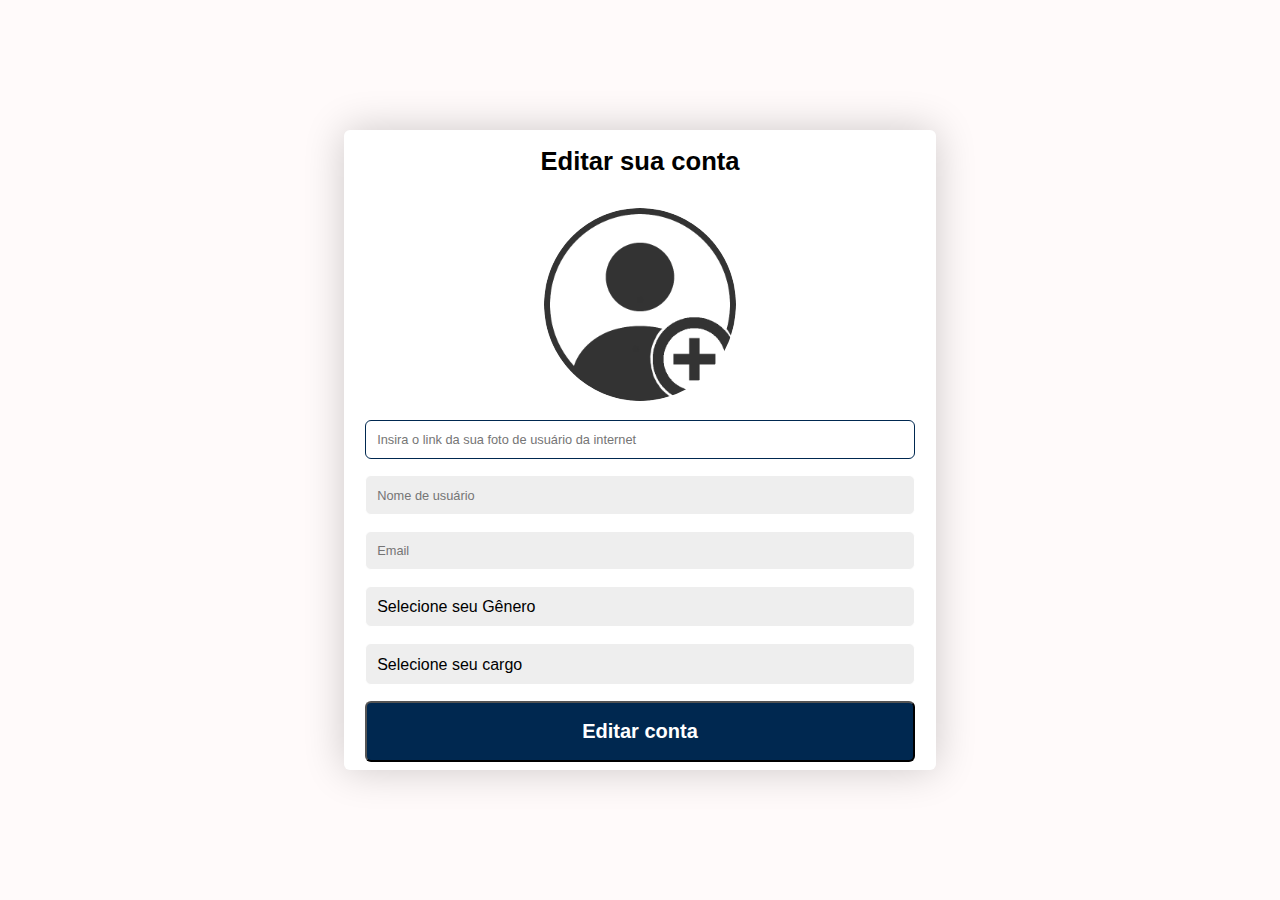
<file: editar perfil/editar_perfil.html>
<!DOCTYPE html>
<html lang="en">
<head>
    <meta charset="UTF-8">
    <meta name="viewport" content="width=device-width, initial-scale=1.0">
    <link rel="stylesheet" href="./style.css">
    <link rel="shortcut icon" href="favicon.ico" type="image/x-icon">
    <title>Editar perfil</title>
    <link rel="website icon" type="png" href="../assets/propaganda.png">
</head>
<body>
    <div class="caixa">
        <form action="/signup" method="post" class="form" id="cadastro">
            <div>
                <h1 class="caixa_titulo">Editar sua conta</h1>
            </div>
            <div>
                <img src="../assets/add image.png.png" alt="" class="imagem"> 
            </div>
            <div class="caixa_grupo_input">
                <input type="text" class = "caixa_input" id="link_profile_picture" autofocus placeholder="Insira o link da sua foto de usuário da internet">
            </div>
            <div class="caixa_grupo_input">
                <input type="text" class="caixa_input" id="username" autofocus placeholder="Nome de usuário" required>
            </div>
            <div class="caixa_grupo_input">
                <input type="text" class="caixa_input" id="email" autofocus placeholder="Email" required>
            </div>
            <div class="custom-select">
                <select autofocus required id="gender">
                    <option value="Selecione seu Gênero">Selecione seu Gênero</option>
                    <option value="Homem">Homem</option>
                    <option value="Mulher">Mulher</option>
                    <option value="Prefiro não dizer">Prefiro não declarar</option>
                </select>
            </div>
            <div class="custom-select">
                <select autofocus required id="jobTitle">
                    <option value="Selecione seu jobTitle">Selecione seu cargo</option>
                    <option value="Presidente">Presidente</option>
                    <option value="Vice-presidente">Vice-presidente</option>
                    <option value="Gerente">Gerente</option>
                    <option value="Diretor">Diretor</option>
                    <option value="Funcionário">Funcionário</option>
                    <option value="Estagiário">Estagiário</option>
                </select>
            </div>
            <button class="caixa_botao" type="button" id="botao_editar_cadastro">Editar conta</button>
        </form>
    </div>
    <script src="./script.js"></script>
</body>
</html>
</file>
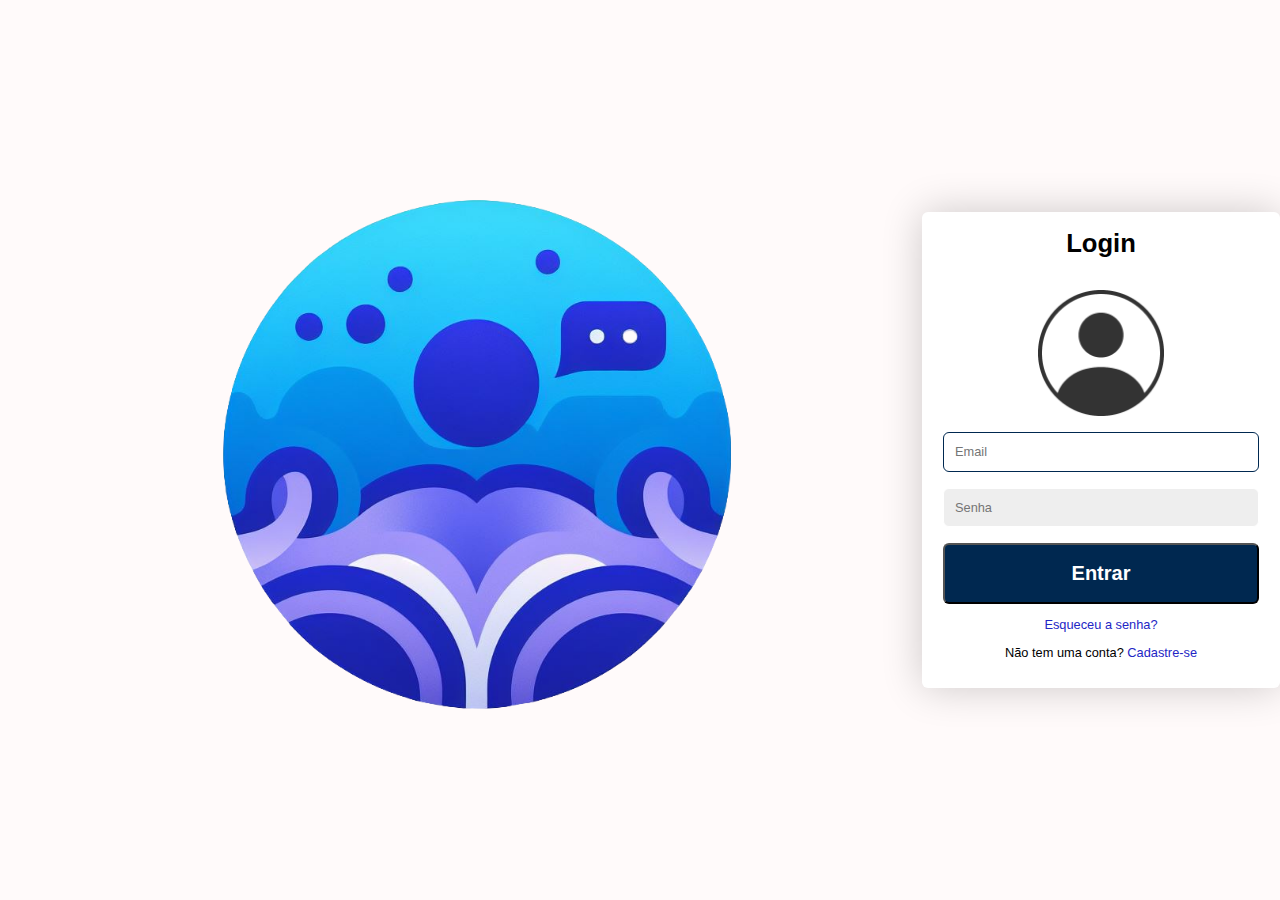
<file: home/página de login.html>
<!DOCTYPE html>
<html lang="en">
<head>
    <meta charset="UTF-8">
    <meta name="viewport" content="width=device-width, initial-scale=1.0">
    <title>Página de login</title>
    <link rel="website icon" type="png" href="../assets/propaganda.png">
    <link rel="stylesheet" href="./style.css">
    <link rel="shortcut icon" href="favicon.ico" type="image/x-icon">
</head>
<body>
    <img src="../assets/propaganda.png" alt="iphone" class="imagem">
    <div class="caixa">
        <form action="" class="form">
            <h1 class="caixa_titulo">Login</h1>
            <img src="../assets/image login.png" alt="Imagem de username" class="image">
            <div class="caixa_mensagem caixa_mensagem_erro" id="mensagem_erro" style="display: none;" >
                Email e/ou senha incorretos. Tente novamente
            </div>
            <div class="caixa_grupo_input">
                <input type="email" class="caixa_input" id="email"  autofocus placeholder="Email">
            </div>
            <div class="caixa_grupo_input">
                <input type="password" class="caixa_input" id="senha" autofocus placeholder="Senha">
            </div>
            <button class="caixa_botao" type = "button" onclick="validarLogin()">Entrar</button>
            <p class="caixa_texto">
                <a href="../tela de recuperação de senha/página de recuperação de senha.html" class="caixa_link">Esqueceu a senha?</a>
            </p>
            <p class="caixa_texto">
                <span>Não tem uma conta?</span>
                <a href="../tela de cadastro/página de cadastro.html"class="caixa_link">Cadastre-se</a>
            </p>
        </form>
    </div>
    <script src="./main login.js"></script>
</body>
</html>
</file>
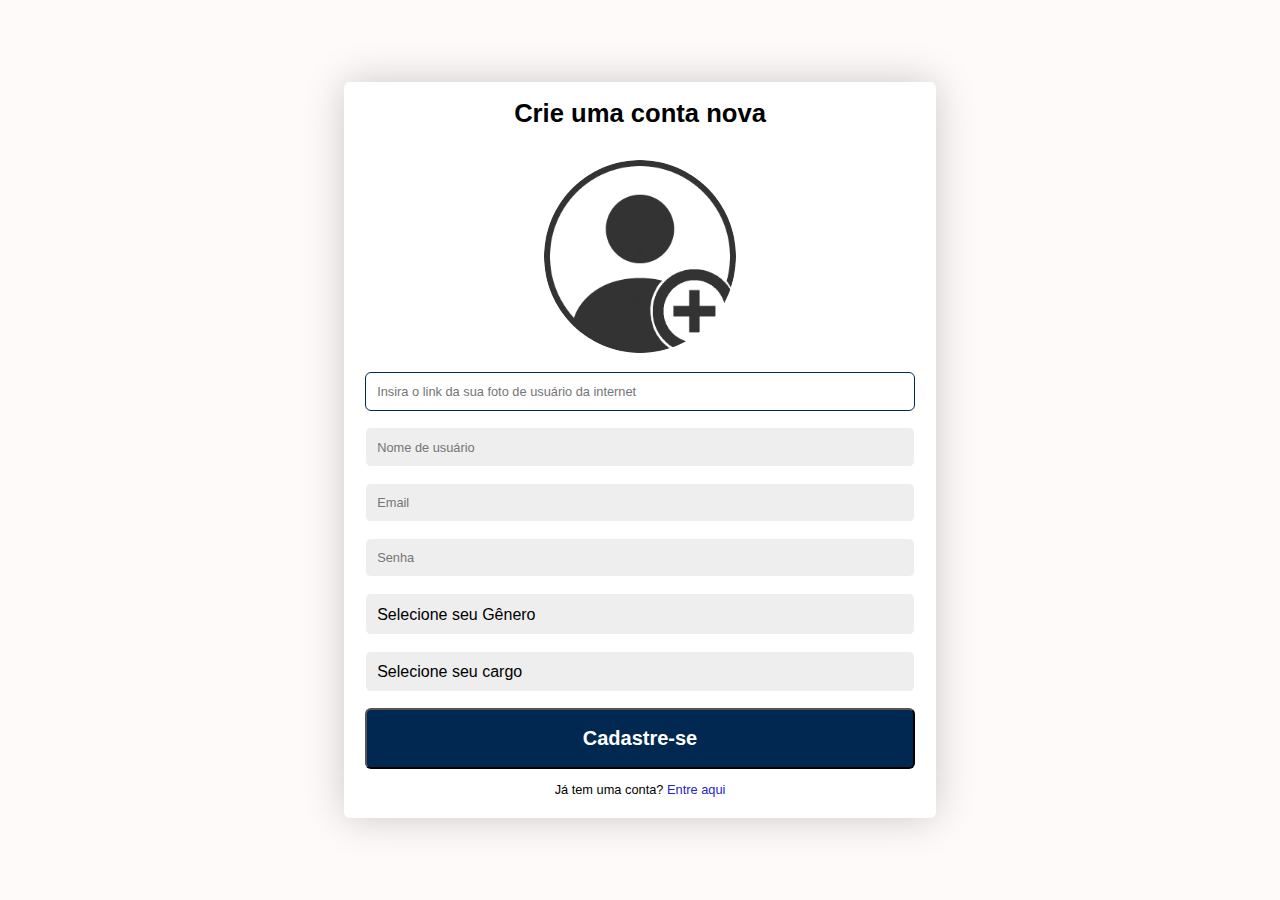
<file: tela de cadastro/página de cadastro.html>
<!DOCTYPE html>
<html lang="en">
<head>
    <meta charset="UTF-8">
    <meta name="viewport" content="width=device-width, initial-scale=1.0">
    <title>Página de cadastro</title>
    <link rel="website icon" type="png" href="../assets/propaganda.png">
    <link rel="stylesheet" href="./style.css">
    <link rel="shortcut icon" href="favicon.ico" type="image/x-icon">
</head>
<body>
    <div class="caixa">
        <form action="/signup" method="post" class="form" id="cadastro">
            <div>
                <h1 class="caixa_titulo">Crie uma conta nova</h1>
            </div>
            <div class="caixa_grupo_input">
                <img src="../assets/add image.png.png" alt="" class="imagem" id = "preview_profile_picture"> 
            </div>
            <div class="caixa_grupo_input">
                <input type="text" class = "caixa_input" id="link_profile_picture" autofocus placeholder="Insira o link da sua foto de usuário da internet">
            </div>
            <div class="caixa_mensagem caixa_mensagem_erro" id="mensagem_erro" style="display: none;" >
                Esse email já está em uso. Tente novamente
            </div>
            <div class="caixa_grupo_input">
                <input type="text" class="caixa_input" id="username" autofocus placeholder="Nome de usuário" required>
            </div>
            <div class="caixa_grupo_input">
                <input type="text" class="caixa_input" id="email" autofocus placeholder="Email" required>
            </div>
            <div class="caixa_grupo_input">
                <input type="password" class="caixa_input" id="password" autofocus placeholder="Senha" required>
            </div>
            <div class="custom-select">
                <select autofocus required id="gender">
                    <option value="Selecione seu Gênero">Selecione seu Gênero</option>
                    <option value="Homem">Homem</option>
                    <option value="Mulher">Mulher</option>
                    <option value="Prefiro não dizer">Prefiro não declarar</option>
                </select>
            </div>
            <div class="custom-select">
                <select autofocus required id="jobTitle">
                    <option value="Selecione seu jobTitle">Selecione seu cargo</option>
                    <option value="Presidente">Presidente</option>
                    <option value="Vice-presidente">Vice-presidente</option>
                    <option value="Gerente">Gerente</option>
                    <option value="Diretor">Diretor</option>
                    <option value="Funcionário">Funcionário</option>
                    <option value="Estagiário">Estagiário</option>
                </select>
            </div>
            <button class="caixa_botao" type="button" id="botao_cadastro">Cadastre-se</button>
            <p class="caixa_texto">
                <span>Já tem uma conta?</span>
                <a class="caixa_link" href="../home/página de login.html" id="linkCreateAccount" >Entre aqui</a>
            </p>
        </form>
    </div>
    <script src="./script.js"></script>
</body>
</html>
</file>
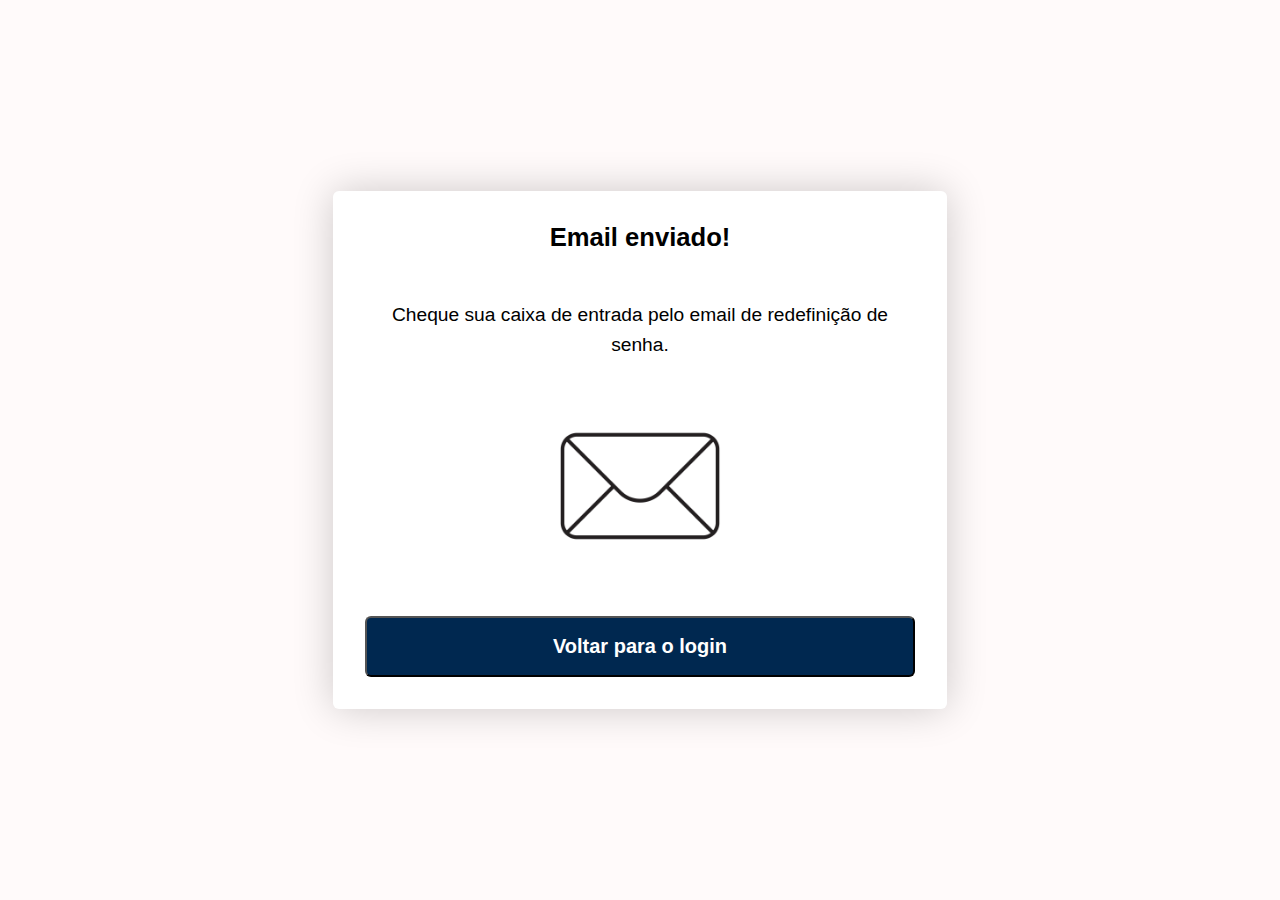
<file: tela de recuperação de senha/email enviado.html>
<!DOCTYPE html>
<html lang="en">
<head>
    <meta charset="UTF-8">
    <meta name="viewport" content="width=device-width, initial-scale=1.0">
    <link rel="stylesheet" href="./style.css">
    <title>Document</title>
</head>
<body>
    <div class="caixa">
            <h1 class="caixa_titulo">Email enviado!</h1>
            <h2 class="caixa_texto">Cheque sua caixa de entrada pelo email de redefinição de senha.</h2>
            <div>
                <img src="../assets/email.png" alt="" class="imagem"> 
            </div>
            <button onclick="location.href='../home/página de login.html'" class="caixa_botao" type = button>Voltar para o login</button>
</body>
</html>
</file>
<file: editar perfil/style.css>
@import "../commom/styles/global.css";

.caixa {
    scale: 1;
    width: 550px;
    height: 90% ;
    height: fit-content;
    padding-left: 1.3rem ;
    padding-right: 1.3rem;
    padding-bottom: 0.5rem;
    margin-top: 1.5rem;
    margin-bottom: 1.5rem;
    align-self: center;
    box-shadow: 0 0 40px rgba(0, 0, 0, 0.2);
    border-radius: var(--raio-borda);
    background: #FFFFFF;
}

img {
    width: 100px;
    height: 100px;
    position: relative;
    overflow: hidden;
    border-radius: 50%; 
    display: inline;
    margin: 0 auto;
    height: 100%;
    width: auto;
    display: block;
    margin-top: 0rem;
    margin-bottom: 1.2rem;
    margin-left: auto;
    margin-right: auto;
    width: 35%;
}

img:hover{
    cursor: pointer;
}

.custom-select{
    min-width: 200px;
    border-color: var(--cor-primaria);
}

select{
    font: 100 1rem "Sans Serif Collection Regular", sans-serif;
    appearance: none;
    width: 100%;
    background-color: #eeeeee;
    padding: 0.70rem;
    border-radius: var(--raio-borda);
    border: 1px solid #FFFFFF;
    cursor: pointer;
    margin-bottom: 1rem;
}

.caixa_input{
    display: block;
    height: fit-content;
    width: 100%;
    padding: 0.70rem;
    box-sizing: border-box;
    border-radius: var(--raio-borda);
    border: 1px solid #FFFFFF;
    outline: #FFFFFF;
    background-color: #eeeeee;
    transition: background 0.2s, border-color 0.3s;
}

.caixa_botao{
    width: 100%;
    line-height: 25px;
    padding: 1rem 2rem;
    vertical-align: center;
    font-weight: bold;
    font-size: 1.25rem;
    color: white;
    border-radius: var(--raio-borda);
    outline: none;
    cursor: pointer;
    background-color: var(--cor-primaria);
    transition: background 0.2s, border-color 0.3s;
}
</file>
<file: home/style.css>
@import "../commom/styles/global.css";


.imagem{
    width: auto;
    height: 90%;
    margin-right: 2rem;
    margin-left: 5rem;
    margin-top: 5rem;
    margin-bottom: 5rem;
    align-self: center;
}
    
.caixa{
    width: 500px;
    height: fit-content;
    padding-left: 1.3rem ;
    padding-right: 1.3rem;
    padding-bottom: 1rem;
    align-self: center;
    vertical-align: center;
    box-shadow: 0 0 40px rgba(0, 0, 0, 0.2);
    border-radius: var(--raio-borda);
    background: #FFFFFF;
}


img{
    display: block;
    margin-top: 0rem;
    margin-bottom: 1rem;
    margin-left: auto;
    margin-right: auto;
    width: 40%;
}
.caixa_input{
    display: block;
    height: fit-content;
    width: 100%;
    padding: 0.70rem;
    box-sizing: border-box;
    border-radius: var(--raio-borda);
    border: 1px solid #FFFFFF;
    outline: #FFFFFF;
    background-color: #eeeeee;
    transition: background 0.2s, border-color 0.3s;
}

.caixa_botao{
    width: 100%;
    line-height: 25px;
    padding: 1rem 2rem;
    vertical-align: center;
    font-weight: bold;
    font-size: 1.25rem;
    color: white;
    border-radius: var(--raio-borda);
    outline: none;
    cursor: pointer;
    background-color: var(--cor-primaria);
    transition: background 0.2s, border-color 0.3s;
}
</file>
<file: tela de cadastro/style.css>
@import "../commom/styles/global.css";

.caixa {
    scale: 1;
    width: 550px;
    height: 90% ;
    height: fit-content;
    padding-left: 1.3rem ;
    padding-right: 1.3rem;
    padding-bottom: 0.5rem;
    margin-top: 1.5rem;
    margin-bottom: 1.5rem;
    align-self: center;
    box-shadow: 0 0 40px rgba(0, 0, 0, 0.2);
    border-radius: var(--raio-borda);
    background: #FFFFFF;
}
img {
    width: 100px;
    height: 100px;
    position: relative;
    overflow: hidden;
    border-radius: 50%; 
    display: inline;
    margin: 0 auto;
    height: 100%;
    width: auto;
    display: block;
    margin-top: 0rem;
    margin-bottom: 1.2rem;
    margin-left: auto;
    margin-right: auto;
    width: 35%;
}

img:hover{
    cursor: pointer;
}

.custom-select{
    min-width: 200px;
    border-color: var(--cor-primaria);
}

select{
    font: 100 1rem "Sans Serif Collection Regular", sans-serif;
    appearance: none;
    width: 100%;
    background-color: #eeeeee;
    padding: 0.70rem;
    border-radius: var(--raio-borda);
    border: 1px solid #FFFFFF;
    cursor: pointer;
    margin-bottom: 1rem;
}

.caixa_input{
    display: block;
    height: fit-content;
    width: 100%;
    padding: 0.70rem;
    box-sizing: border-box;
    border-radius: var(--raio-borda);
    border: 1px solid #FFFFFF;
    outline: #FFFFFF;
    background-color: #eeeeee;
    transition: background 0.2s, border-color 0.3s;
}

.caixa_botao{
    width: 100%;
    line-height: 25px;
    padding: 1rem 2rem;
    vertical-align: center;
    font-weight: bold;
    font-size: 1.25rem;
    color: white;
    border-radius: var(--raio-borda);
    outline: none;
    cursor: pointer;
    background-color: var(--cor-primaria);
    transition: background 0.2s, border-color 0.3s;
}
</file>
<file: tela de recuperação de senha/style.css>
@import "../commom/styles/global.css";

.caixa {
    margin-top: 0.1rem;
    display: flex;
    flex-direction: column;
    height: auto;
    width: 90%;
    max-width: 550px; /* Defina um valor máximo para a largura da caixa */
    margin: 0 auto; /* Isso centralizará a caixa horizontalmente */
    padding: 2rem;
    box-shadow: 0 0 40px rgba(0, 0, 0, 0.2);
    border-radius: var(--raio-borda);
    background: #ffffff;
}

img{
    display: block;
    margin-top: 0rem;
    margin-bottom: 1.2rem;
    margin-left: auto;
    margin-right: auto;
    width: 40%;
}

.caixa_input{
    display: block;
    width: 100%;
    padding: 0.70rem;
    box-sizing: border-box;
    border-radius: var(--raio-borda);
    border: 1px solid #FFFFFF;
    outline: #FFFFFF;
    background-color: #eeeeee;
    transition: background 0.2s, border-color 0.3s;
}

.caixa_botao{
    width: 100%;
    line-height: 25px;
    padding: 1rem 2rem;
    vertical-align: center;
    font-weight: bold;
    font-size: 1.25rem;
    color: white;
    border-radius: var(--raio-borda);
    outline: none;
    cursor: pointer;
    background-color: var(--cor-primaria);
    transition: background 0.2s, border-color 0.3s;
}

.caixa_texto{
    justify-content: center;
    font-weight: normal;
    line-height: 30px;
}
</file>
